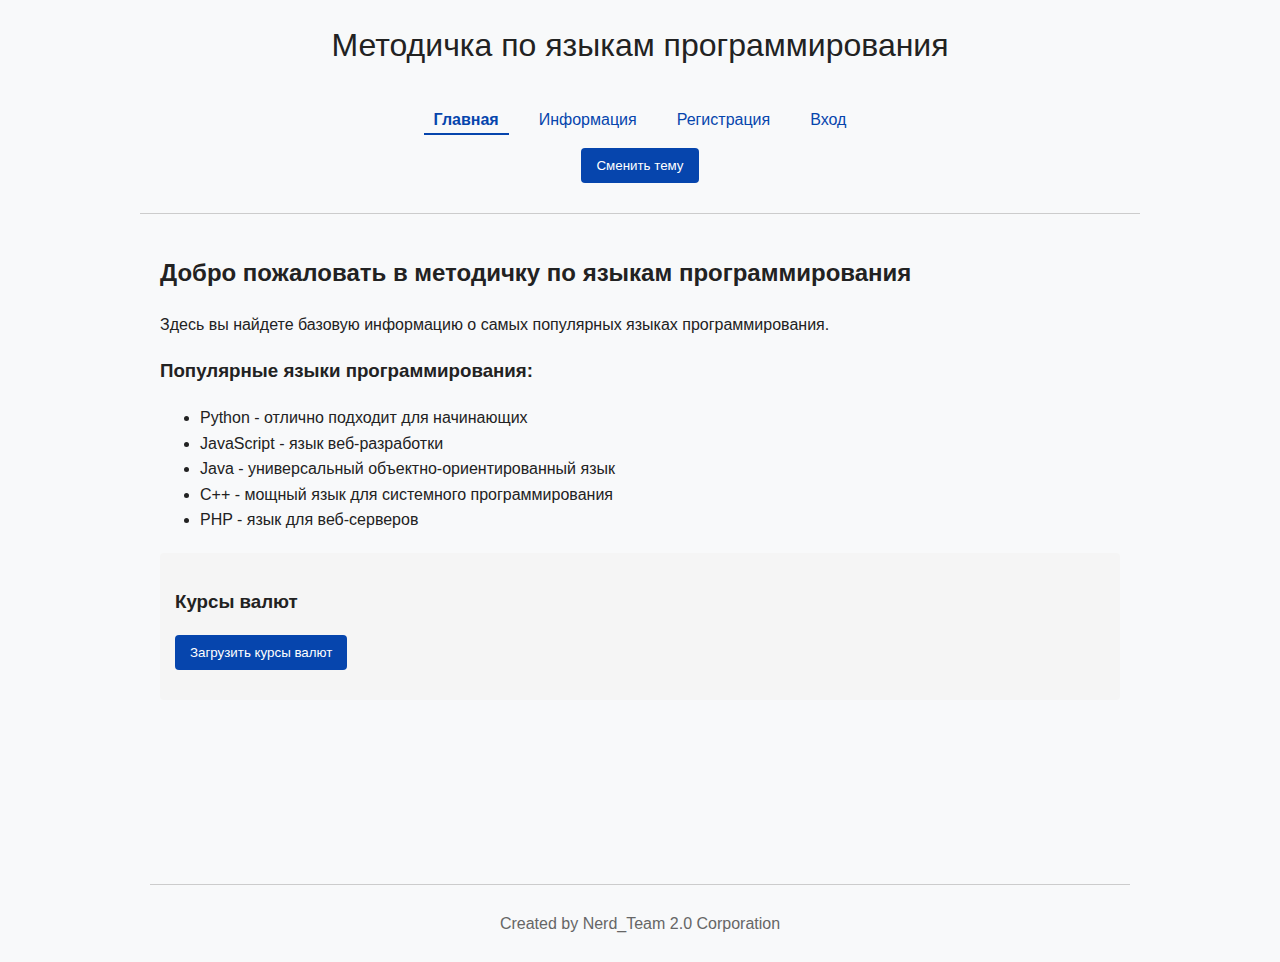
<file: index.html>
<!DOCTYPE html>
<html lang="ru">
  <head>
    <meta charset="UTF-8" />
    <meta name="viewport" content="width=device-width, initial-scale=1.0" />
    <title>Методичка по языкам программирования</title>
    <link rel="stylesheet" href="style.css" />
  </head>
  <body>
    <header>
      <h1>Методичка по языкам программирования</h1>
      <nav>
        <ul>
          <li><a href="index.html" class="active">Главная</a></li>
          <li><a href="info.html">Информация</a></li>
          <li><a href="regist.html">Регистрация</a></li>
          <li><a href="login.html">Вход</a></li>
        </ul>
      </nav>
      <button id="themeToggle">Сменить тему</button>
    </header>

    <main>
      <section>
        <h2>Добро пожаловать в методичку по языкам программирования</h2>
        <p>
          Здесь вы найдете базовую информацию о самых популярных языках
          программирования.
        </p>

        <div id="popularLanguages">
          <h3>Популярные языки программирования:</h3>
          <ul>
            <li>Python - отлично подходит для начинающих</li>
            <li>JavaScript - язык веб-разработки</li>
            <li>Java - универсальный объектно-ориентированный язык</li>
            <li>C++ - мощный язык для системного программирования</li>
            <li>PHP - язык для веб-серверов</li>
          </ul>
        </div>

        <div class="api-container">
          <h3>Курсы валют</h3>
          <button id="loadCurrency">Загрузить курсы валют</button>
          <div id="currencyData"></div>
        </div>
      </section>
    </main>

    <footer>
      <p>Created by Nerd_Team 2.0 Corporation</p>
    </footer>

    <script src="script.js"></script>
  </body>
</html>
</file>
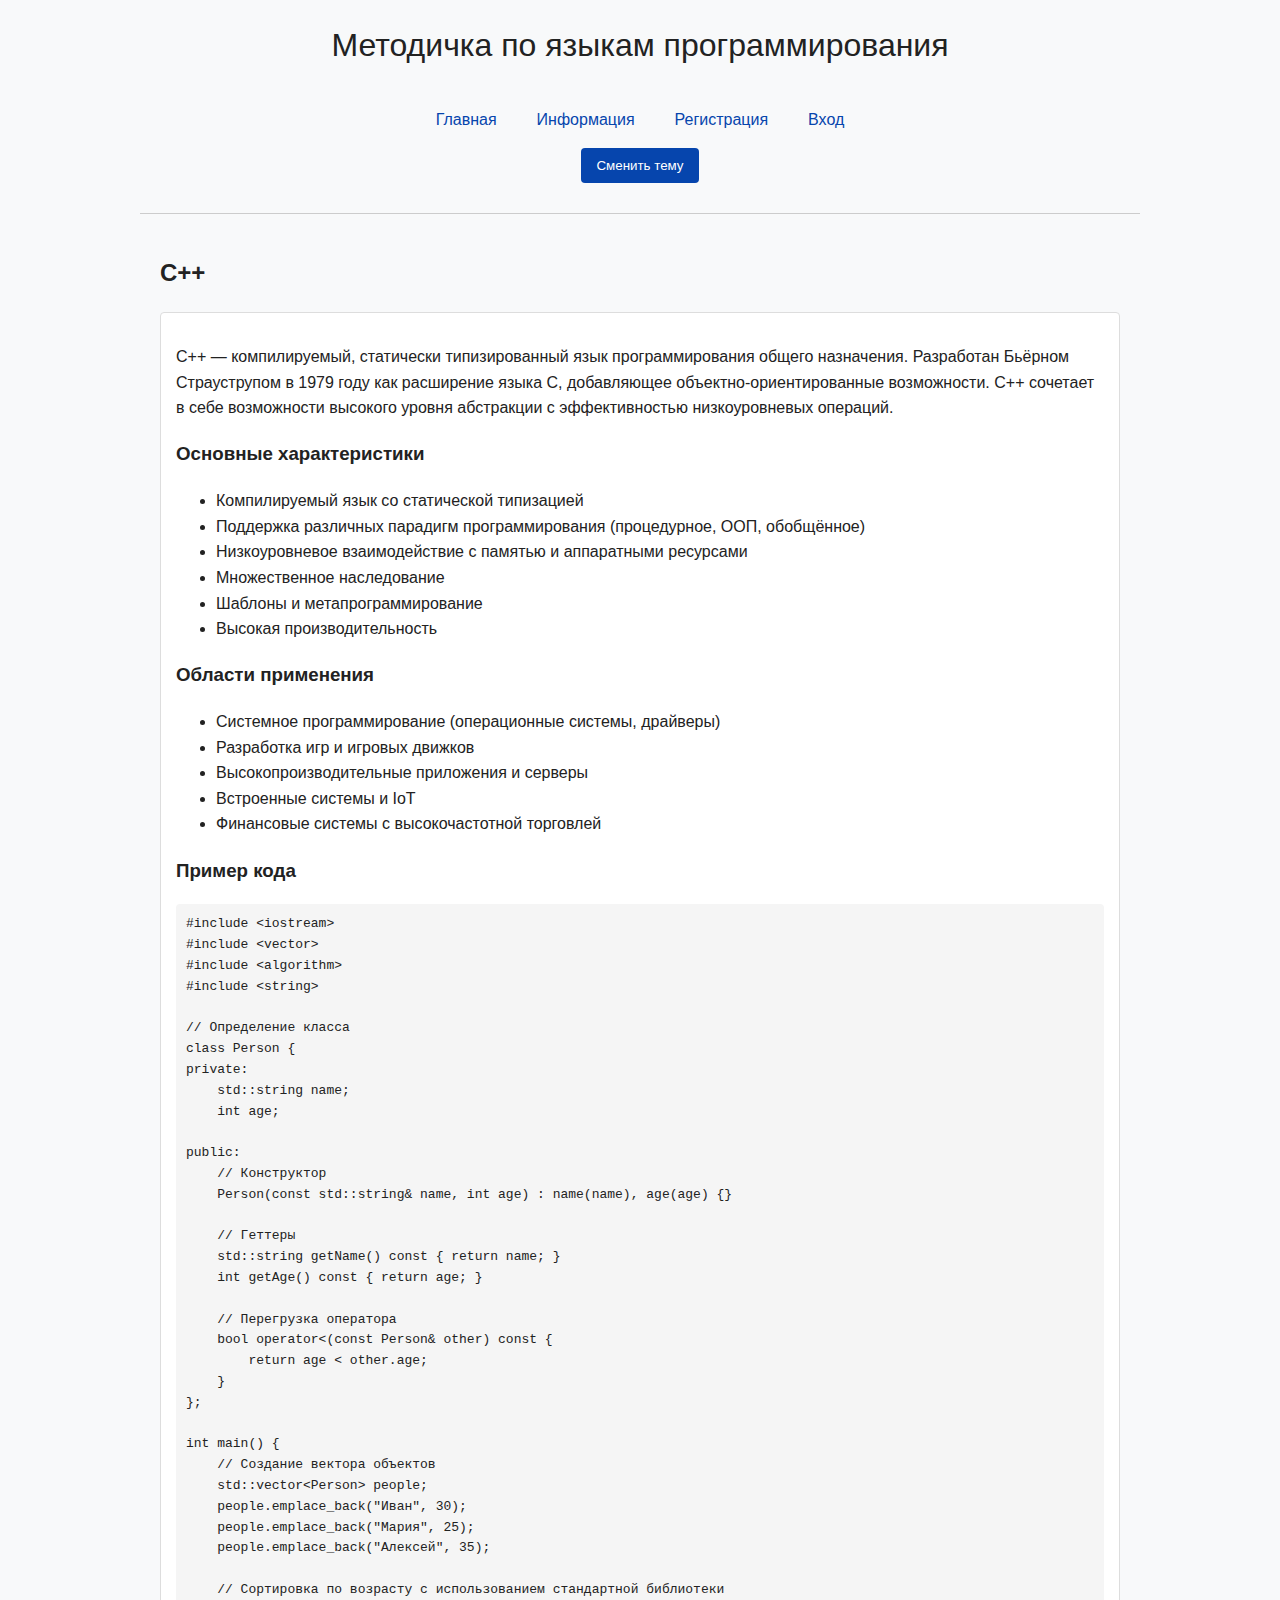
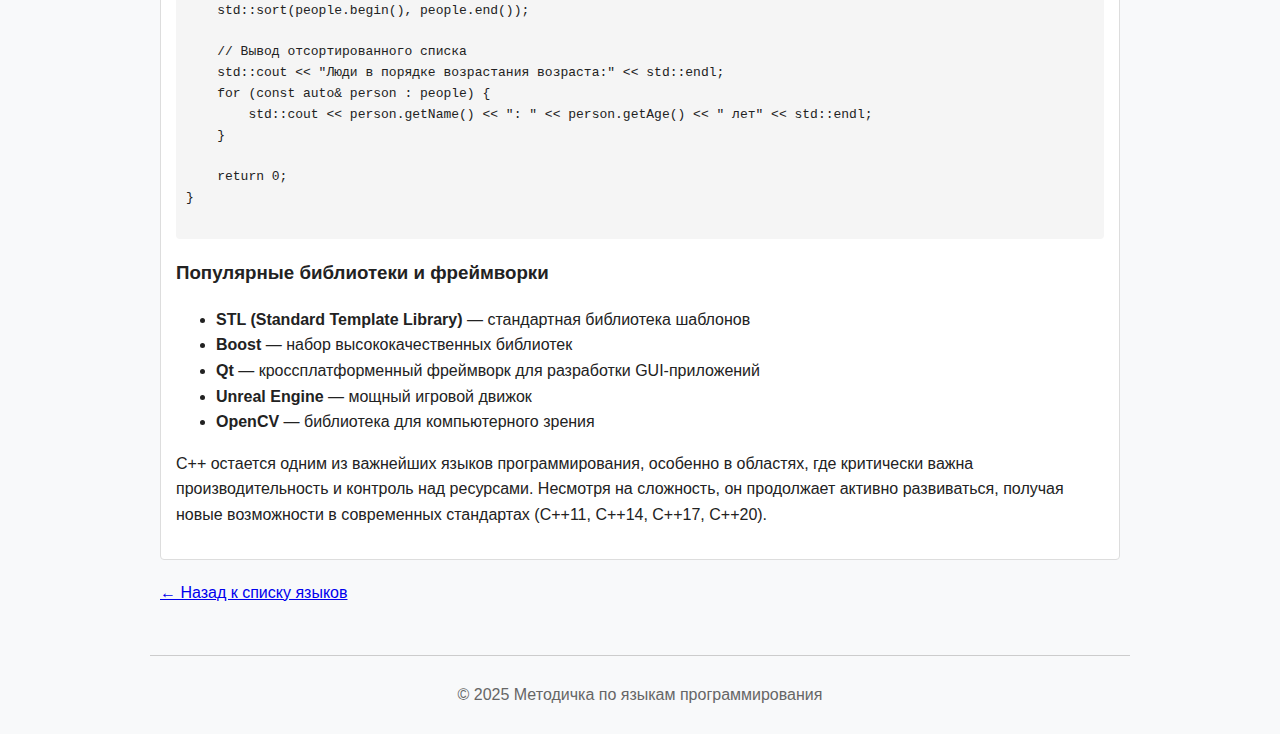
<file: descr_cpp.html>
<!DOCTYPE html>
<html lang="ru">
  <head>
    <meta charset="UTF-8" />
    <meta name="viewport" content="width=device-width, initial-scale=1.0" />
    <title>C++ | Методичка по языкам программирования</title>
    <link rel="stylesheet" href="style.css" />
  </head>
  <body>
    <header>
      <h1>Методичка по языкам программирования</h1>
      <nav>
        <ul>
          <li><a href="index.html">Главная</a></li>
          <li><a href="info.html">Информация</a></li>
          <li><a href="regist.html">Регистрация</a></li>
          <li><a href="login.html">Вход</a></li>
        </ul>
      </nav>
      <button id="themeToggle">Сменить тему</button>
    </header>

    <main>
      <section>
        <h2>C++</h2>
        
        <div class="language-info">
          <div class="info-content">
            <p>
              C++ — компилируемый, статически типизированный язык программирования общего назначения. Разработан Бьёрном Страуструпом в 1979 году как расширение языка C, добавляющее объектно-ориентированные возможности. C++ сочетает в себе возможности высокого уровня абстракции с эффективностью низкоуровневых операций.
            </p>
            
            <h3>Основные характеристики</h3>
            <ul>
              <li>Компилируемый язык со статической типизацией</li>
              <li>Поддержка различных парадигм программирования (процедурное, ООП, обобщённое)</li>
              <li>Низкоуровневое взаимодействие с памятью и аппаратными ресурсами</li>
              <li>Множественное наследование</li>
              <li>Шаблоны и метапрограммирование</li>
              <li>Высокая производительность</li>
            </ul>
            
            <h3>Области применения</h3>
            <ul>
              <li>Системное программирование (операционные системы, драйверы)</li>
              <li>Разработка игр и игровых движков</li>
              <li>Высокопроизводительные приложения и серверы</li>
              <li>Встроенные системы и IoT</li>
              <li>Финансовые системы с высокочастотной торговлей</li>
            </ul>
            
            <h3>Пример кода</h3>
            <pre>
#include &lt;iostream&gt;
#include &lt;vector&gt;
#include &lt;algorithm&gt;
#include &lt;string&gt;

// Определение класса
class Person {
private:
    std::string name;
    int age;
    
public:
    // Конструктор
    Person(const std::string& name, int age) : name(name), age(age) {}
    
    // Геттеры
    std::string getName() const { return name; }
    int getAge() const { return age; }
    
    // Перегрузка оператора
    bool operator<(const Person& other) const {
        return age < other.age;
    }
};

int main() {
    // Создание вектора объектов
    std::vector&lt;Person&gt; people;
    people.emplace_back("Иван", 30);
    people.emplace_back("Мария", 25);
    people.emplace_back("Алексей", 35);
    
    // Сортировка по возрасту с использованием стандартной библиотеки
    std::sort(people.begin(), people.end());
    
    // Вывод отсортированного списка
    std::cout << "Люди в порядке возрастания возраста:" << std::endl;
    for (const auto& person : people) {
        std::cout << person.getName() << ": " << person.getAge() << " лет" << std::endl;
    }
    
    return 0;
}
            </pre>
            
            <h3>Популярные библиотеки и фреймворки</h3>
            <ul>
              <li><strong>STL (Standard Template Library)</strong> — стандартная библиотека шаблонов</li>
              <li><strong>Boost</strong> — набор высококачественных библиотек</li>
              <li><strong>Qt</strong> — кроссплатформенный фреймворк для разработки GUI-приложений</li>
              <li><strong>Unreal Engine</strong> — мощный игровой движок</li>
              <li><strong>OpenCV</strong> — библиотека для компьютерного зрения</li>
            </ul>
            
            <p>
              C++ остается одним из важнейших языков программирования, особенно в областях, где критически важна производительность и контроль над ресурсами. Несмотря на сложность, он продолжает активно развиваться, получая новые возможности в современных стандартах (C++11, C++14, C++17, C++20).
            </p>
          </div>
        </div>
        
        <p><a href="info.html">← Назад к списку языков</a></p>
      </section>
    </main>

    <footer>
      <p>© 2025 Методичка по языкам программирования</p>
    </footer>

    <script src="script.js"></script>
  </body>
</html>
</file>
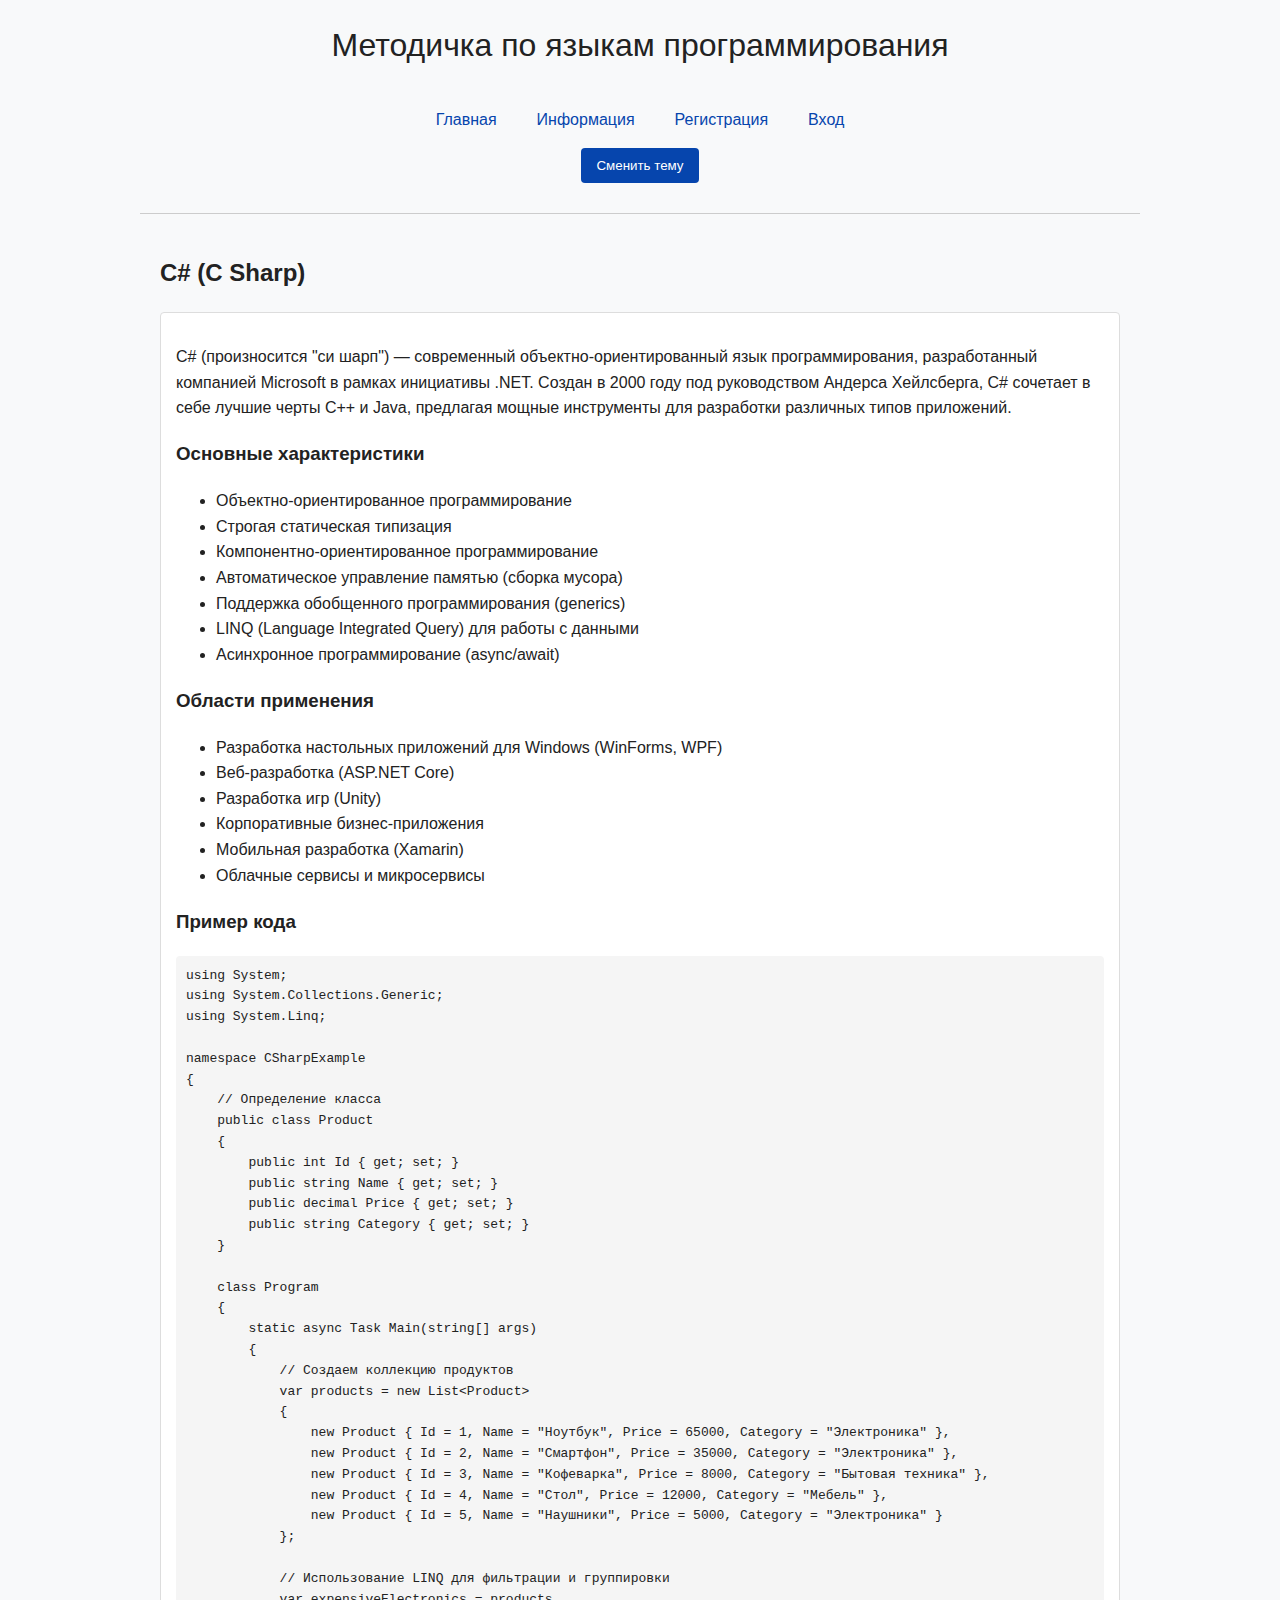
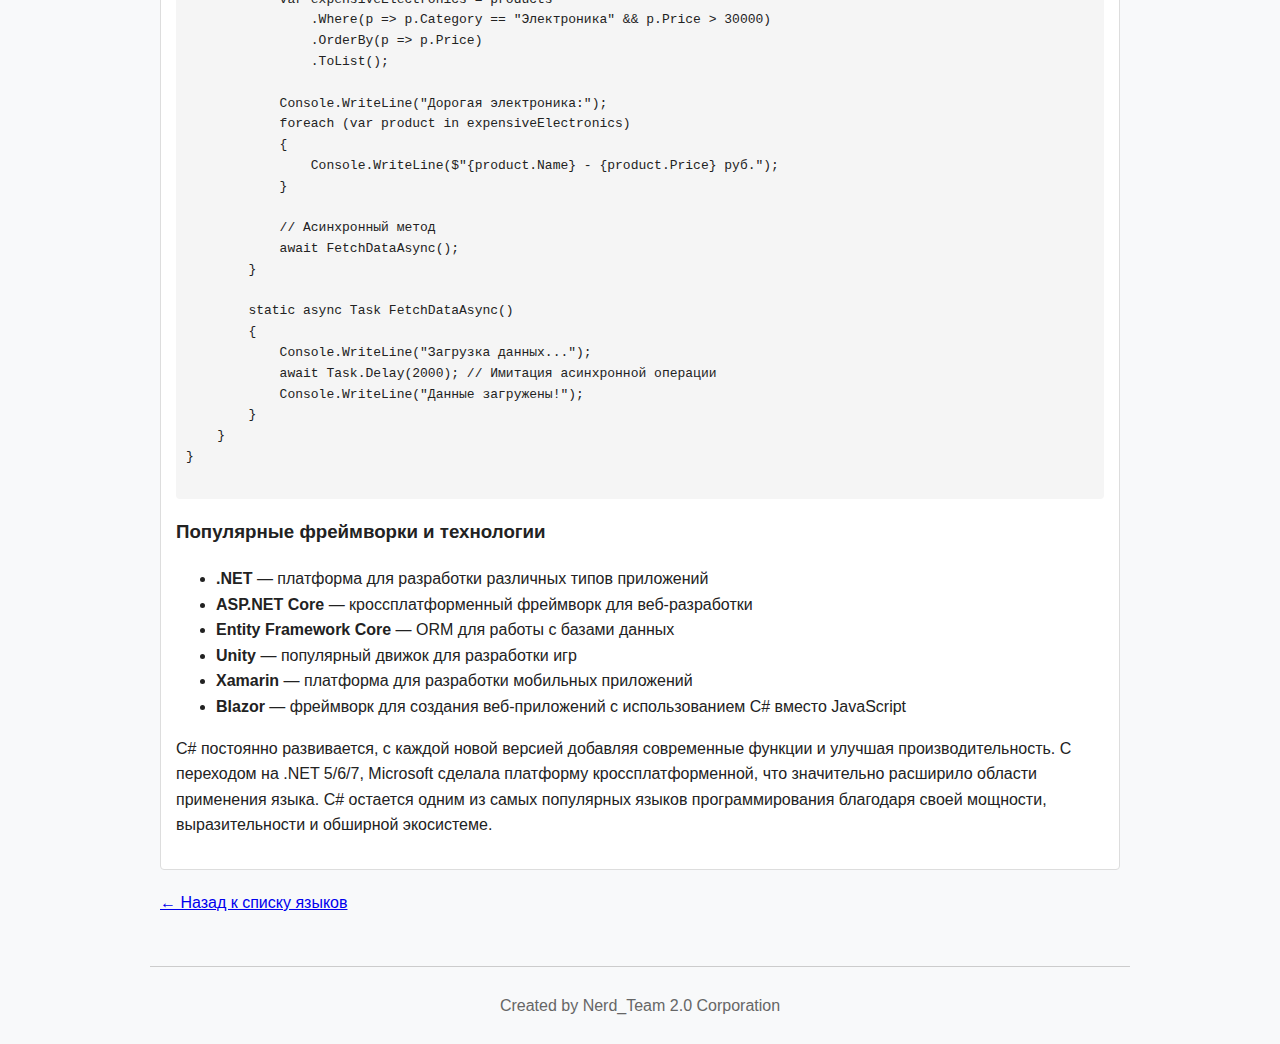
<file: descr_csharp.html>
<!DOCTYPE html>
<html lang="ru">
  <head>
    <meta charset="UTF-8" />
    <meta name="viewport" content="width=device-width, initial-scale=1.0" />
    <title>C# | Методичка по языкам программирования</title>
    <link rel="stylesheet" href="style.css" />
  </head>
  <body>
    <header>
      <h1>Методичка по языкам программирования</h1>
      <nav>
        <ul>
          <li><a href="index.html">Главная</a></li>
          <li><a href="info.html">Информация</a></li>
          <li><a href="regist.html">Регистрация</a></li>
          <li><a href="login.html">Вход</a></li>
        </ul>
      </nav>
      <button id="themeToggle">Сменить тему</button>
    </header>

    <main>
      <section>
        <h2>C# (C Sharp)</h2>

        <div class="language-info">
          <div class="info-content">
            <p>
              C# (произносится "си шарп") — современный объектно-ориентированный
              язык программирования, разработанный компанией Microsoft в рамках
              инициативы .NET. Создан в 2000 году под руководством Андерса
              Хейлсберга, C# сочетает в себе лучшие черты C++ и Java, предлагая
              мощные инструменты для разработки различных типов приложений.
            </p>

            <h3>Основные характеристики</h3>
            <ul>
              <li>Объектно-ориентированное программирование</li>
              <li>Строгая статическая типизация</li>
              <li>Компонентно-ориентированное программирование</li>
              <li>Автоматическое управление памятью (сборка мусора)</li>
              <li>Поддержка обобщенного программирования (generics)</li>
              <li>LINQ (Language Integrated Query) для работы с данными</li>
              <li>Асинхронное программирование (async/await)</li>
            </ul>

            <h3>Области применения</h3>
            <ul>
              <li>
                Разработка настольных приложений для Windows (WinForms, WPF)
              </li>
              <li>Веб-разработка (ASP.NET Core)</li>
              <li>Разработка игр (Unity)</li>
              <li>Корпоративные бизнес-приложения</li>
              <li>Мобильная разработка (Xamarin)</li>
              <li>Облачные сервисы и микросервисы</li>
            </ul>

            <h3>Пример кода</h3>
            <pre>
using System;
using System.Collections.Generic;
using System.Linq;

namespace CSharpExample
{
    // Определение класса
    public class Product
    {
        public int Id { get; set; }
        public string Name { get; set; }
        public decimal Price { get; set; }
        public string Category { get; set; }
    }

    class Program
    {
        static async Task Main(string[] args)
        {
            // Создаем коллекцию продуктов
            var products = new List&lt;Product>
            {
                new Product { Id = 1, Name = "Ноутбук", Price = 65000, Category = "Электроника" },
                new Product { Id = 2, Name = "Смартфон", Price = 35000, Category = "Электроника" },
                new Product { Id = 3, Name = "Кофеварка", Price = 8000, Category = "Бытовая техника" },
                new Product { Id = 4, Name = "Стол", Price = 12000, Category = "Мебель" },
                new Product { Id = 5, Name = "Наушники", Price = 5000, Category = "Электроника" }
            };
            
            // Использование LINQ для фильтрации и группировки
            var expensiveElectronics = products
                .Where(p => p.Category == "Электроника" && p.Price > 30000)
                .OrderBy(p => p.Price)
                .ToList();
                
            Console.WriteLine("Дорогая электроника:");
            foreach (var product in expensiveElectronics)
            {
                Console.WriteLine($"{product.Name} - {product.Price} руб.");
            }
            
            // Асинхронный метод
            await FetchDataAsync();
        }
        
        static async Task FetchDataAsync()
        {
            Console.WriteLine("Загрузка данных...");
            await Task.Delay(2000); // Имитация асинхронной операции
            Console.WriteLine("Данные загружены!");
        }
    }
}
            </pre>

            <h3>Популярные фреймворки и технологии</h3>
            <ul>
              <li>
                <strong>.NET</strong> — платформа для разработки различных типов
                приложений
              </li>
              <li>
                <strong>ASP.NET Core</strong> — кроссплатформенный фреймворк для
                веб-разработки
              </li>
              <li>
                <strong>Entity Framework Core</strong> — ORM для работы с базами
                данных
              </li>
              <li>
                <strong>Unity</strong> — популярный движок для разработки игр
              </li>
              <li>
                <strong>Xamarin</strong> — платформа для разработки мобильных
                приложений
              </li>
              <li>
                <strong>Blazor</strong> — фреймворк для создания веб-приложений
                с использованием C# вместо JavaScript
              </li>
            </ul>

            <p>
              C# постоянно развивается, с каждой новой версией добавляя
              современные функции и улучшая производительность. С переходом на
              .NET 5/6/7, Microsoft сделала платформу кроссплатформенной, что
              значительно расширило области применения языка. C# остается одним
              из самых популярных языков программирования благодаря своей
              мощности, выразительности и обширной экосистеме.
            </p>
          </div>
        </div>

        <p><a href="info.html">← Назад к списку языков</a></p>
      </section>
    </main>

    <footer>
      <p>Created by Nerd_Team 2.0 Corporation</p>
    </footer>

    <script src="script.js"></script>
  </body>
</html>
</file>
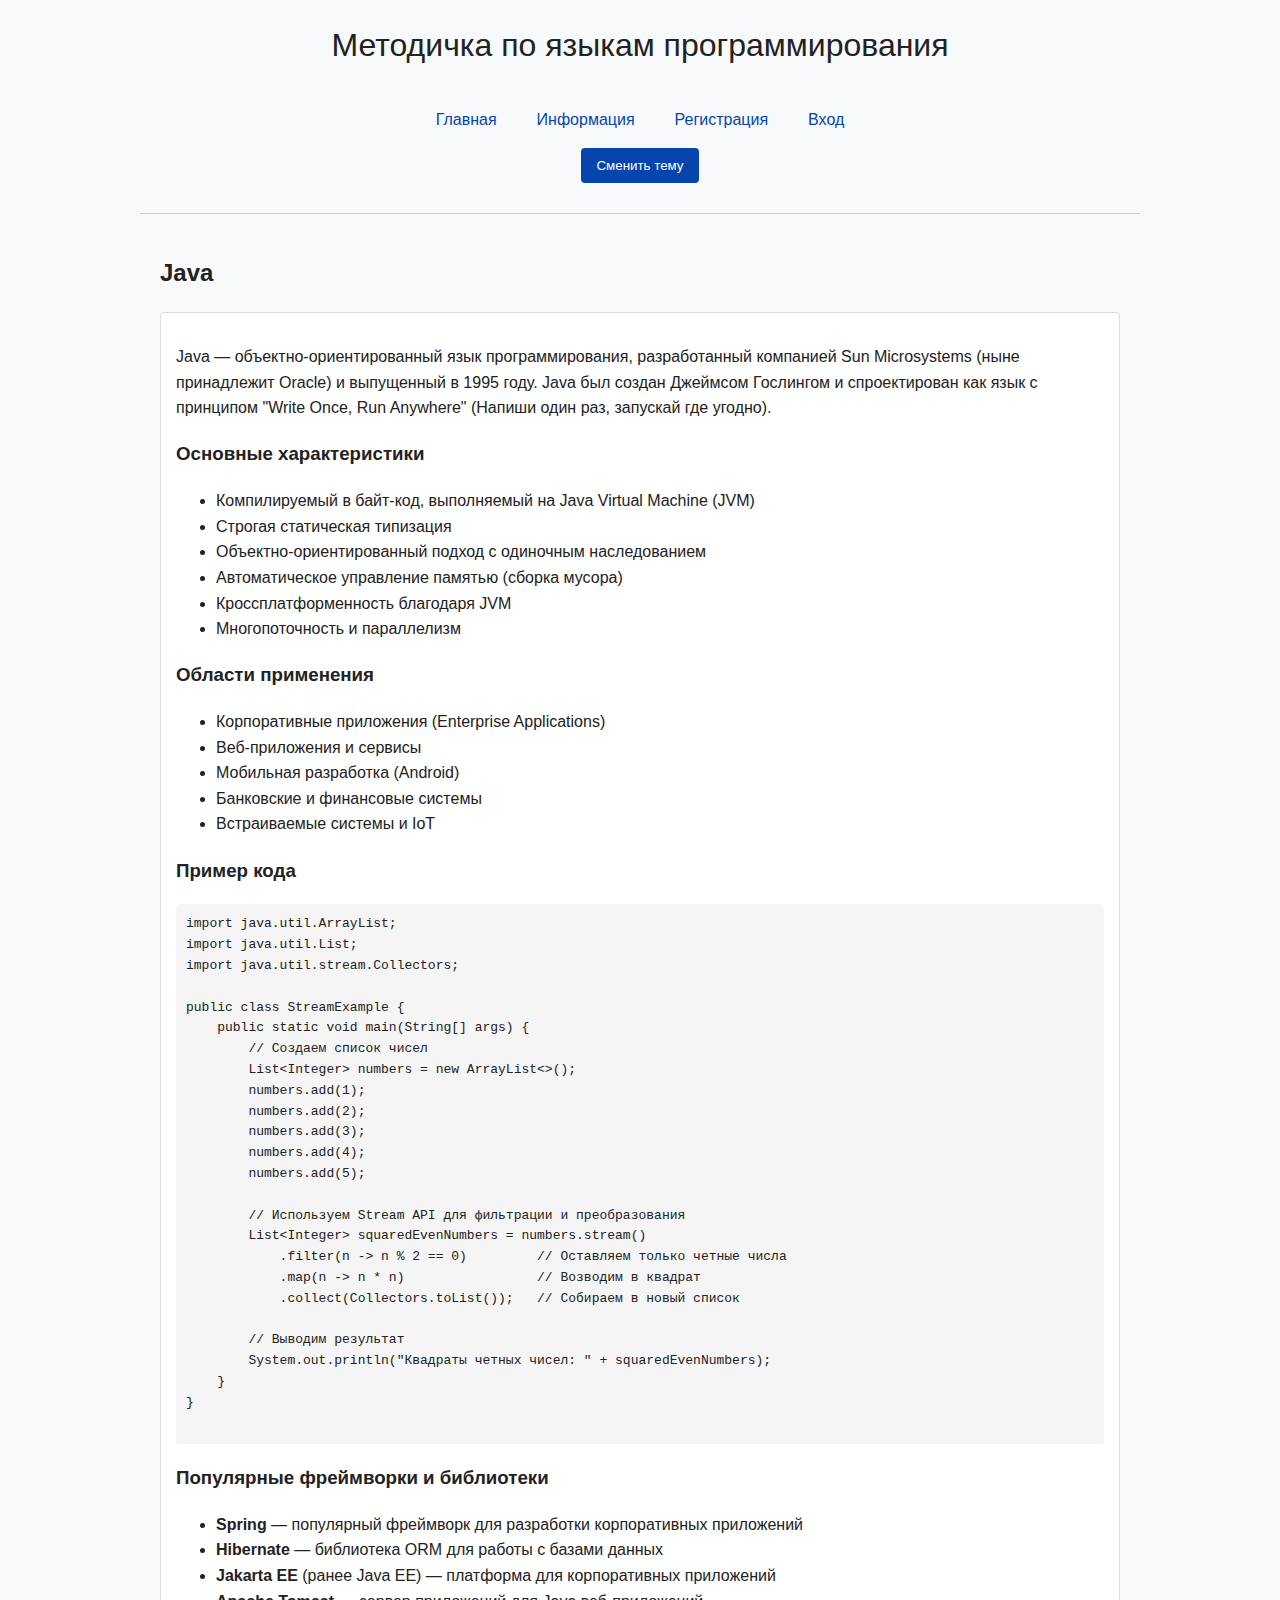
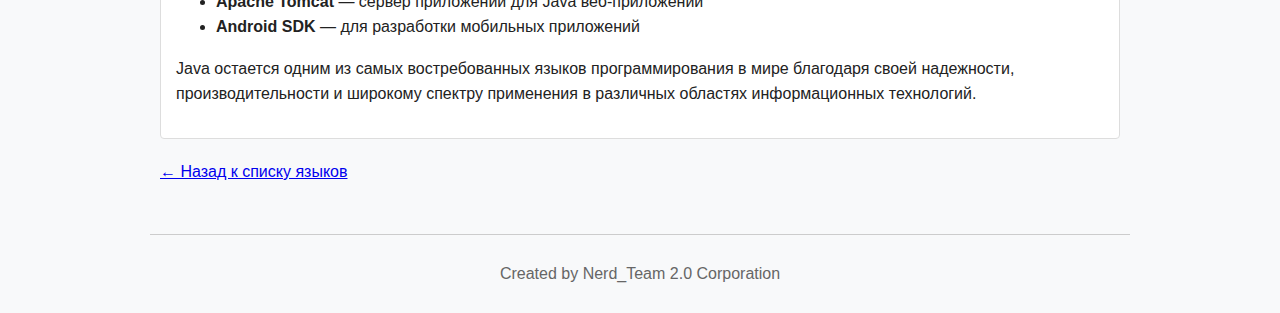
<file: descr_java.html>
<!DOCTYPE html>
<html lang="ru">
  <head>
    <meta charset="UTF-8" />
    <meta name="viewport" content="width=device-width, initial-scale=1.0" />
    <title>Java | Методичка по языкам программирования</title>
    <link rel="stylesheet" href="style.css" />
  </head>
  <body>
    <header>
      <h1>Методичка по языкам программирования</h1>
      <nav>
        <ul>
          <li><a href="index.html">Главная</a></li>
          <li><a href="info.html">Информация</a></li>
          <li><a href="regist.html">Регистрация</a></li>
          <li><a href="login.html">Вход</a></li>
        </ul>
      </nav>
      <button id="themeToggle">Сменить тему</button>
    </header>

    <main>
      <section>
        <h2>Java</h2>

        <div class="language-info">
          <div class="info-content">
            <p>
              Java — объектно-ориентированный язык программирования,
              разработанный компанией Sun Microsystems (ныне принадлежит Oracle)
              и выпущенный в 1995 году. Java был создан Джеймсом Гослингом и
              спроектирован как язык с принципом "Write Once, Run Anywhere"
              (Напиши один раз, запускай где угодно).
            </p>

            <h3>Основные характеристики</h3>
            <ul>
              <li>
                Компилируемый в байт-код, выполняемый на Java Virtual Machine
                (JVM)
              </li>
              <li>Строгая статическая типизация</li>
              <li>Объектно-ориентированный подход с одиночным наследованием</li>
              <li>Автоматическое управление памятью (сборка мусора)</li>
              <li>Кроссплатформенность благодаря JVM</li>
              <li>Многопоточность и параллелизм</li>
            </ul>

            <h3>Области применения</h3>
            <ul>
              <li>Корпоративные приложения (Enterprise Applications)</li>
              <li>Веб-приложения и сервисы</li>
              <li>Мобильная разработка (Android)</li>
              <li>Банковские и финансовые системы</li>
              <li>Встраиваемые системы и IoT</li>
            </ul>

            <h3>Пример кода</h3>
            <pre>
import java.util.ArrayList;
import java.util.List;
import java.util.stream.Collectors;

public class StreamExample {
    public static void main(String[] args) {
        // Создаем список чисел
        List&lt;Integer&gt; numbers = new ArrayList&lt;&gt;();
        numbers.add(1);
        numbers.add(2);
        numbers.add(3);
        numbers.add(4);
        numbers.add(5);
        
        // Используем Stream API для фильтрации и преобразования
        List&lt;Integer&gt; squaredEvenNumbers = numbers.stream()
            .filter(n -> n % 2 == 0)         // Оставляем только четные числа
            .map(n -> n * n)                 // Возводим в квадрат
            .collect(Collectors.toList());   // Собираем в новый список
        
        // Выводим результат
        System.out.println("Квадраты четных чисел: " + squaredEvenNumbers);
    }
}
            </pre>

            <h3>Популярные фреймворки и библиотеки</h3>
            <ul>
              <li>
                <strong>Spring</strong> — популярный фреймворк для разработки
                корпоративных приложений
              </li>
              <li>
                <strong>Hibernate</strong> — библиотека ORM для работы с базами
                данных
              </li>
              <li>
                <strong>Jakarta EE</strong> (ранее Java EE) — платформа для
                корпоративных приложений
              </li>
              <li>
                <strong>Apache Tomcat</strong> — сервер приложений для Java
                веб-приложений
              </li>
              <li>
                <strong>Android SDK</strong> — для разработки мобильных
                приложений
              </li>
            </ul>

            <p>
              Java остается одним из самых востребованных языков
              программирования в мире благодаря своей надежности,
              производительности и широкому спектру применения в различных
              областях информационных технологий.
            </p>
          </div>
        </div>

        <p><a href="info.html">← Назад к списку языков</a></p>
      </section>
    </main>

    <footer>
      <p>Created by Nerd_Team 2.0 Corporation</p>
    </footer>

    <script src="script.js"></script>
  </body>
</html>
</file>
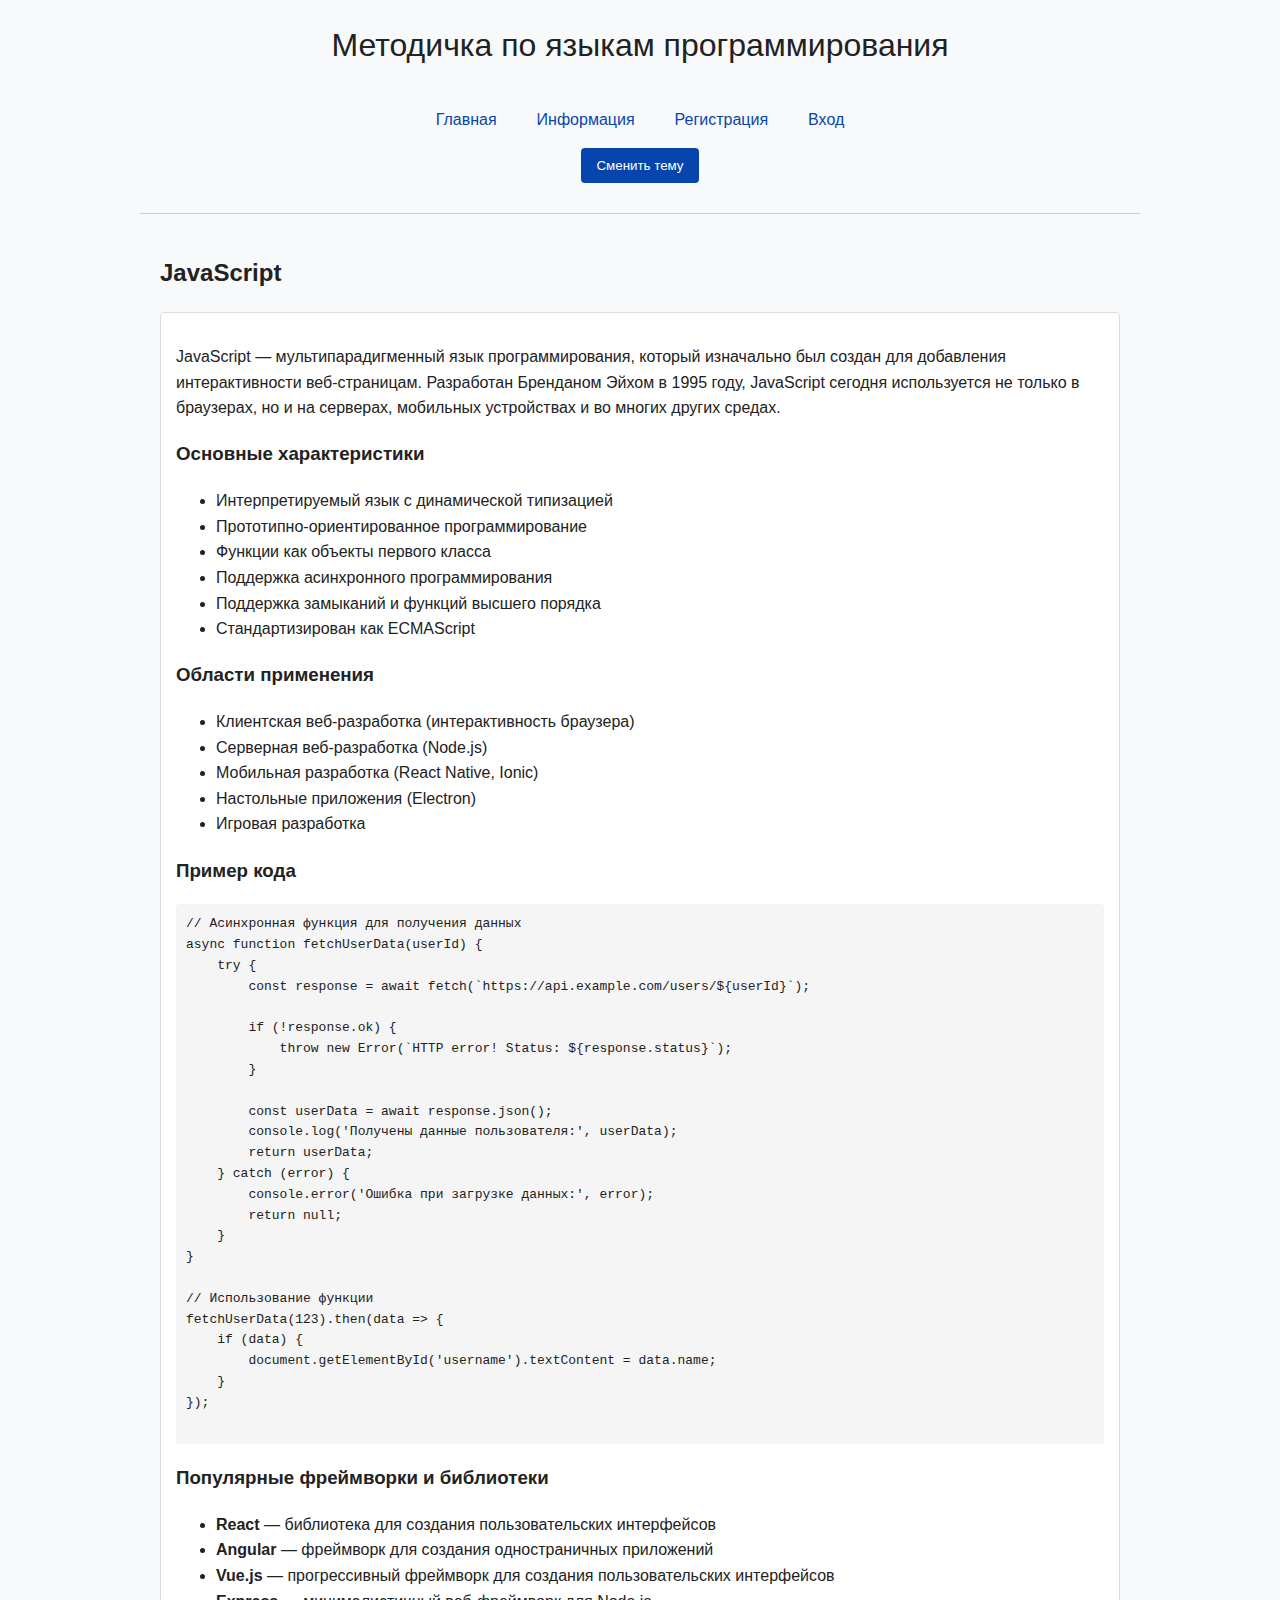
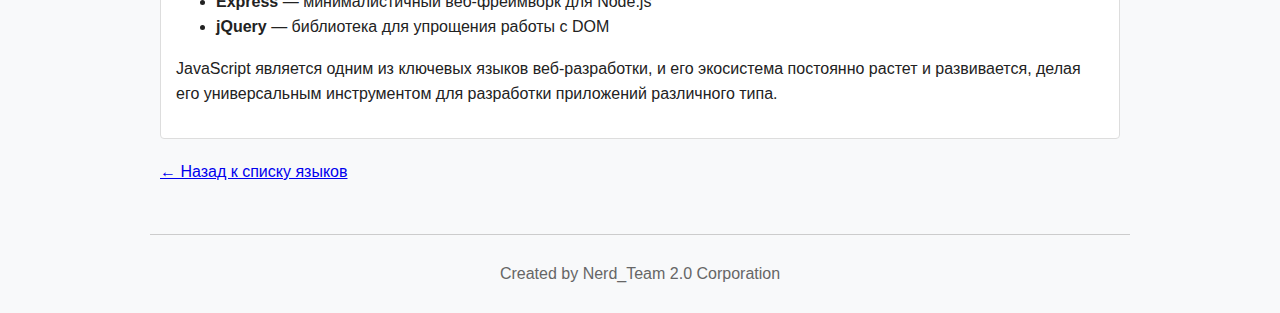
<file: descr_js.html>
<!DOCTYPE html>
<html lang="ru">
  <head>
    <meta charset="UTF-8" />
    <meta name="viewport" content="width=device-width, initial-scale=1.0" />
    <title>JavaScript | Методичка по языкам программирования</title>
    <link rel="stylesheet" href="style.css" />
  </head>
  <body>
    <header>
      <h1>Методичка по языкам программирования</h1>
      <nav>
        <ul>
          <li><a href="index.html">Главная</a></li>
          <li><a href="info.html">Информация</a></li>
          <li><a href="regist.html">Регистрация</a></li>
          <li><a href="login.html">Вход</a></li>
        </ul>
      </nav>
      <button id="themeToggle">Сменить тему</button>
    </header>

    <main>
      <section>
        <h2>JavaScript</h2>

        <div class="language-info">
          <div class="info-content">
            <p>
              JavaScript — мультипарадигменный язык программирования, который
              изначально был создан для добавления интерактивности
              веб-страницам. Разработан Бренданом Эйхом в 1995 году, JavaScript
              сегодня используется не только в браузерах, но и на серверах,
              мобильных устройствах и во многих других средах.
            </p>

            <h3>Основные характеристики</h3>
            <ul>
              <li>Интерпретируемый язык с динамической типизацией</li>
              <li>Прототипно-ориентированное программирование</li>
              <li>Функции как объекты первого класса</li>
              <li>Поддержка асинхронного программирования</li>
              <li>Поддержка замыканий и функций высшего порядка</li>
              <li>Стандартизирован как ECMAScript</li>
            </ul>

            <h3>Области применения</h3>
            <ul>
              <li>Клиентская веб-разработка (интерактивность браузера)</li>
              <li>Серверная веб-разработка (Node.js)</li>
              <li>Мобильная разработка (React Native, Ionic)</li>
              <li>Настольные приложения (Electron)</li>
              <li>Игровая разработка</li>
            </ul>

            <h3>Пример кода</h3>
            <pre>
// Асинхронная функция для получения данных
async function fetchUserData(userId) {
    try {
        const response = await fetch(`https://api.example.com/users/${userId}`);
        
        if (!response.ok) {
            throw new Error(`HTTP error! Status: ${response.status}`);
        }
        
        const userData = await response.json();
        console.log('Получены данные пользователя:', userData);
        return userData;
    } catch (error) {
        console.error('Ошибка при загрузке данных:', error);
        return null;
    }
}

// Использование функции
fetchUserData(123).then(data => {
    if (data) {
        document.getElementById('username').textContent = data.name;
    }
});
            </pre>

            <h3>Популярные фреймворки и библиотеки</h3>
            <ul>
              <li>
                <strong>React</strong> — библиотека для создания
                пользовательских интерфейсов
              </li>
              <li>
                <strong>Angular</strong> — фреймворк для создания одностраничных
                приложений
              </li>
              <li>
                <strong>Vue.js</strong> — прогрессивный фреймворк для создания
                пользовательских интерфейсов
              </li>
              <li>
                <strong>Express</strong> — минималистичный веб-фреймворк для
                Node.js
              </li>
              <li>
                <strong>jQuery</strong> — библиотека для упрощения работы с DOM
              </li>
            </ul>

            <p>
              JavaScript является одним из ключевых языков веб-разработки, и его
              экосистема постоянно растет и развивается, делая его универсальным
              инструментом для разработки приложений различного типа.
            </p>
          </div>
        </div>

        <p><a href="info.html">← Назад к списку языков</a></p>
      </section>
    </main>

    <footer>
      <p>Created by Nerd_Team 2.0 Corporation</p>
    </footer>

    <script src="script.js"></script>
  </body>
</html>
</file>
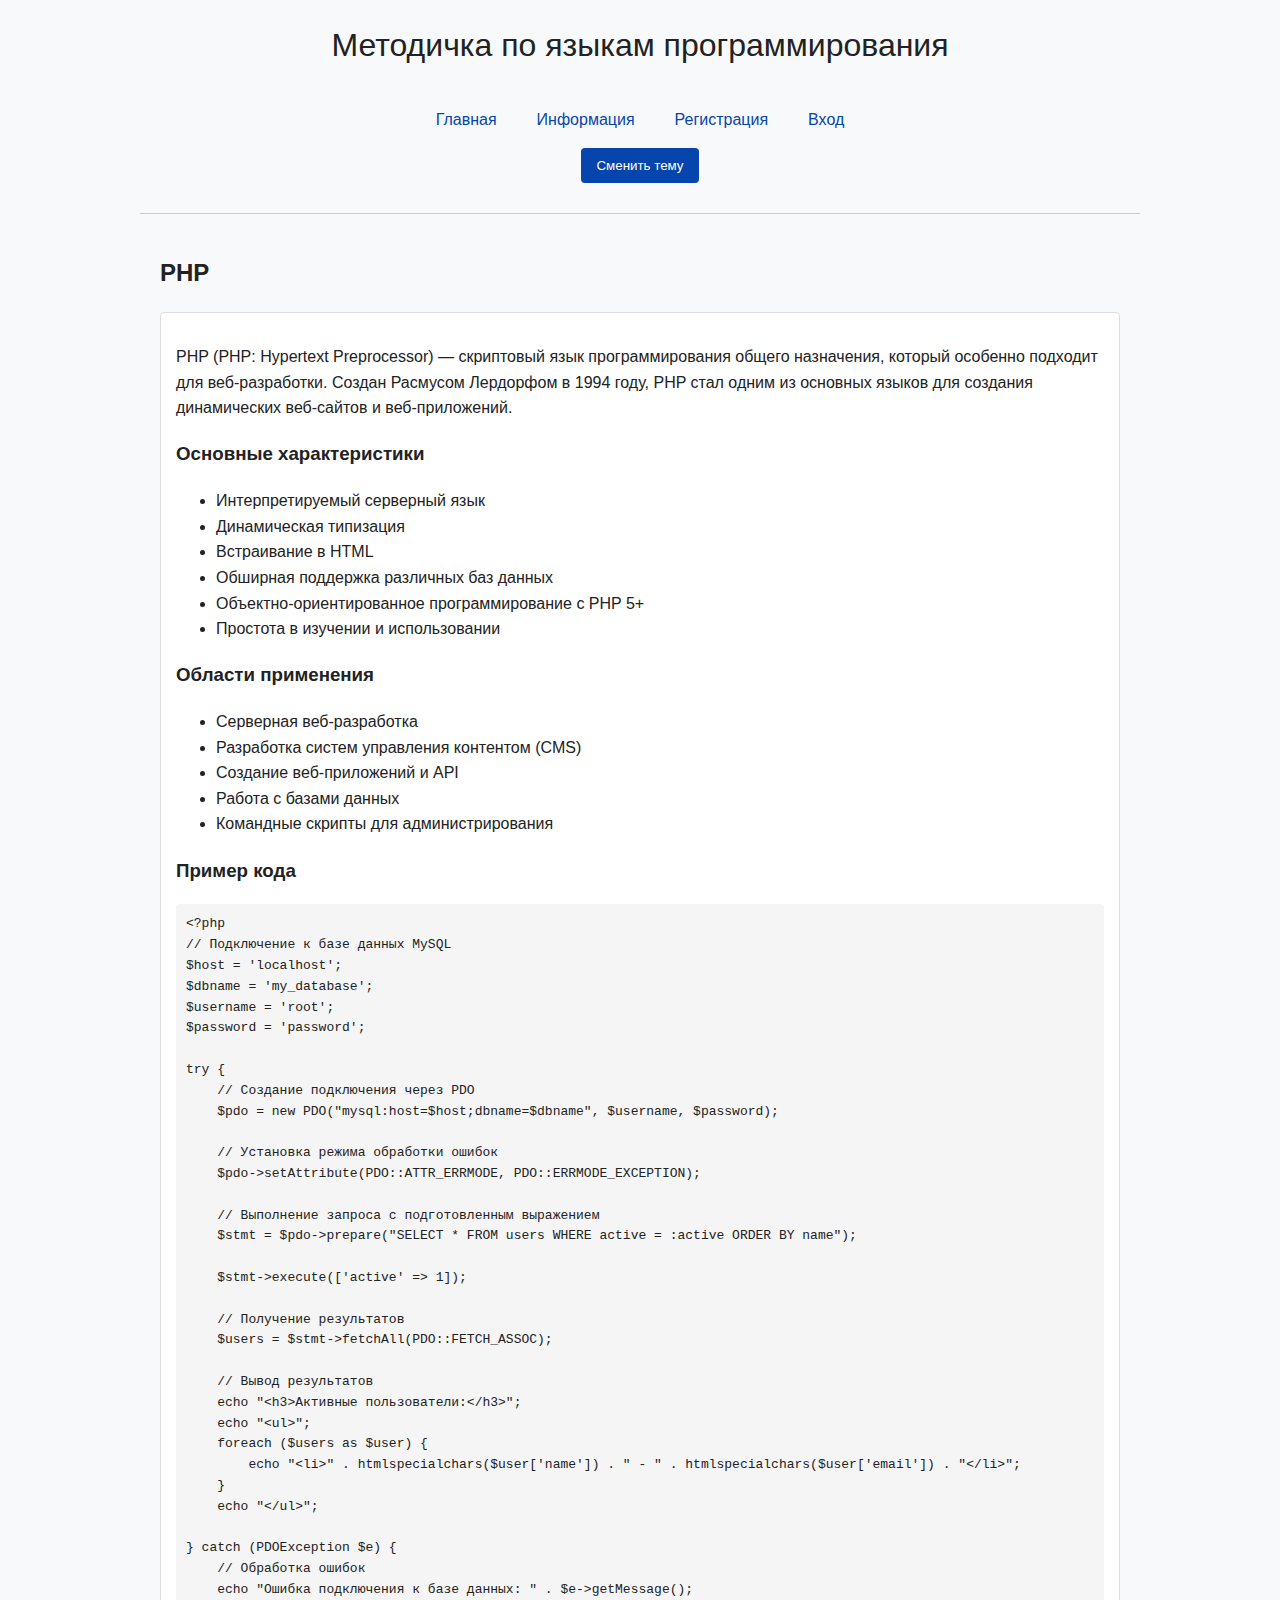
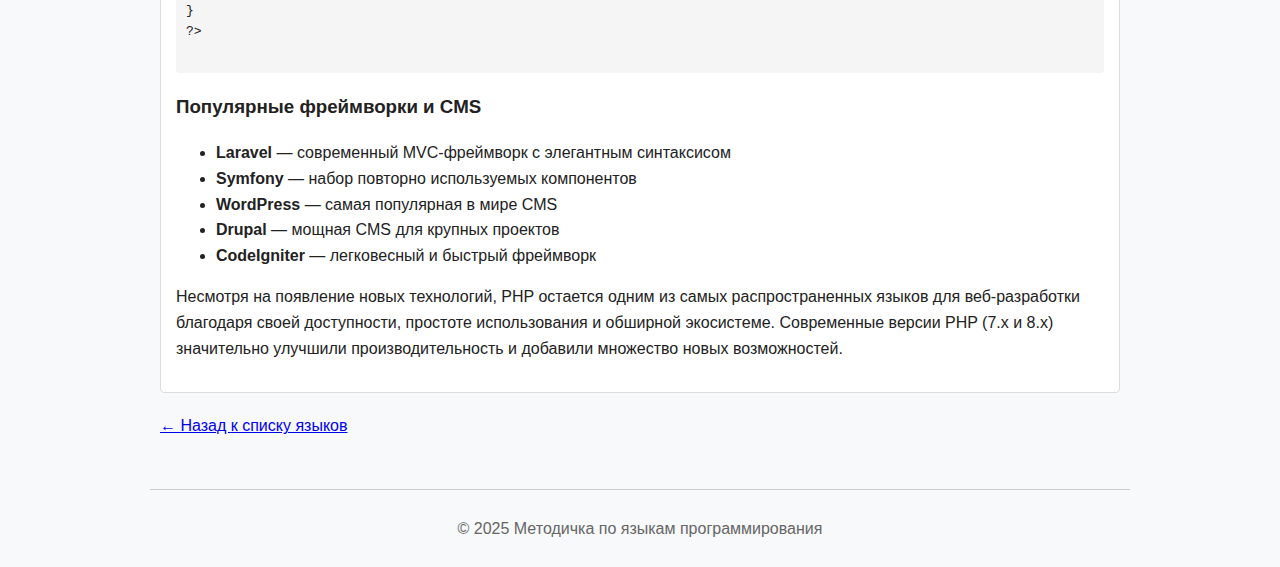
<file: descr_php.html>
<!DOCTYPE html>
<html lang="ru">
  <head>
    <meta charset="UTF-8" />
    <meta name="viewport" content="width=device-width, initial-scale=1.0" />
    <title>PHP | Методичка по языкам программирования</title>
    <link rel="stylesheet" href="style.css" />
  </head>
  <body>
    <header>
      <h1>Методичка по языкам программирования</h1>
      <nav>
        <ul>
          <li><a href="index.html">Главная</a></li>
          <li><a href="info.html">Информация</a></li>
          <li><a href="regist.html">Регистрация</a></li>
          <li><a href="login.html">Вход</a></li>
        </ul>
      </nav>
      <button id="themeToggle">Сменить тему</button>
    </header>

    <main>
      <section>
        <h2>PHP</h2>
        
        <div class="language-info">
          <div class="info-content">
            <p>
              PHP (PHP: Hypertext Preprocessor) — скриптовый язык программирования общего назначения, который особенно подходит для веб-разработки. Создан Расмусом Лердорфом в 1994 году, PHP стал одним из основных языков для создания динамических веб-сайтов и веб-приложений.
            </p>
            
            <h3>Основные характеристики</h3>
            <ul>
              <li>Интерпретируемый серверный язык</li>
              <li>Динамическая типизация</li>
              <li>Встраивание в HTML</li>
              <li>Обширная поддержка различных баз данных</li>
              <li>Объектно-ориентированное программирование с PHP 5+</li>
              <li>Простота в изучении и использовании</li>
            </ul>
            
            <h3>Области применения</h3>
            <ul>
              <li>Серверная веб-разработка</li>
              <li>Разработка систем управления контентом (CMS)</li>
              <li>Создание веб-приложений и API</li>
              <li>Работа с базами данных</li>
              <li>Командные скрипты для администрирования</li>
            </ul>
            
            <h3>Пример кода</h3>
            <pre>
&lt;?php
// Подключение к базе данных MySQL
$host = 'localhost';
$dbname = 'my_database';
$username = 'root';
$password = 'password';

try {
    // Создание подключения через PDO
    $pdo = new PDO("mysql:host=$host;dbname=$dbname", $username, $password);
    
    // Установка режима обработки ошибок
    $pdo->setAttribute(PDO::ATTR_ERRMODE, PDO::ERRMODE_EXCEPTION);
    
    // Выполнение запроса с подготовленным выражением
    $stmt = $pdo->prepare("SELECT * FROM users WHERE active = :active ORDER BY name");
    
    $stmt->execute(['active' => 1]);
    
    // Получение результатов
    $users = $stmt->fetchAll(PDO::FETCH_ASSOC);
    
    // Вывод результатов
    echo "&lt;h3>Активные пользователи:&lt;/h3>";
    echo "&lt;ul>";
    foreach ($users as $user) {
        echo "&lt;li>" . htmlspecialchars($user['name']) . " - " . htmlspecialchars($user['email']) . "&lt;/li>";
    }
    echo "&lt;/ul>";
    
} catch (PDOException $e) {
    // Обработка ошибок
    echo "Ошибка подключения к базе данных: " . $e->getMessage();
}
?&gt;
            </pre>
            
            <h3>Популярные фреймворки и CMS</h3>
            <ul>
              <li><strong>Laravel</strong> — современный MVC-фреймворк с элегантным синтаксисом</li>
              <li><strong>Symfony</strong> — набор повторно используемых компонентов</li>
              <li><strong>WordPress</strong> — самая популярная в мире CMS</li>
              <li><strong>Drupal</strong> — мощная CMS для крупных проектов</li>
              <li><strong>CodeIgniter</strong> — легковесный и быстрый фреймворк</li>
            </ul>
            
            <p>
              Несмотря на появление новых технологий, PHP остается одним из самых распространенных языков для веб-разработки благодаря своей доступности, простоте использования и обширной экосистеме. Современные версии PHP (7.x и 8.x) значительно улучшили производительность и добавили множество новых возможностей.
            </p>
          </div>
        </div>
        
        <p><a href="info.html">← Назад к списку языков</a></p>
      </section>
    </main>

    <footer>
      <p>© 2025 Методичка по языкам программирования</p>
    </footer>

    <script src="script.js"></script>
  </body>
</html>
</file>
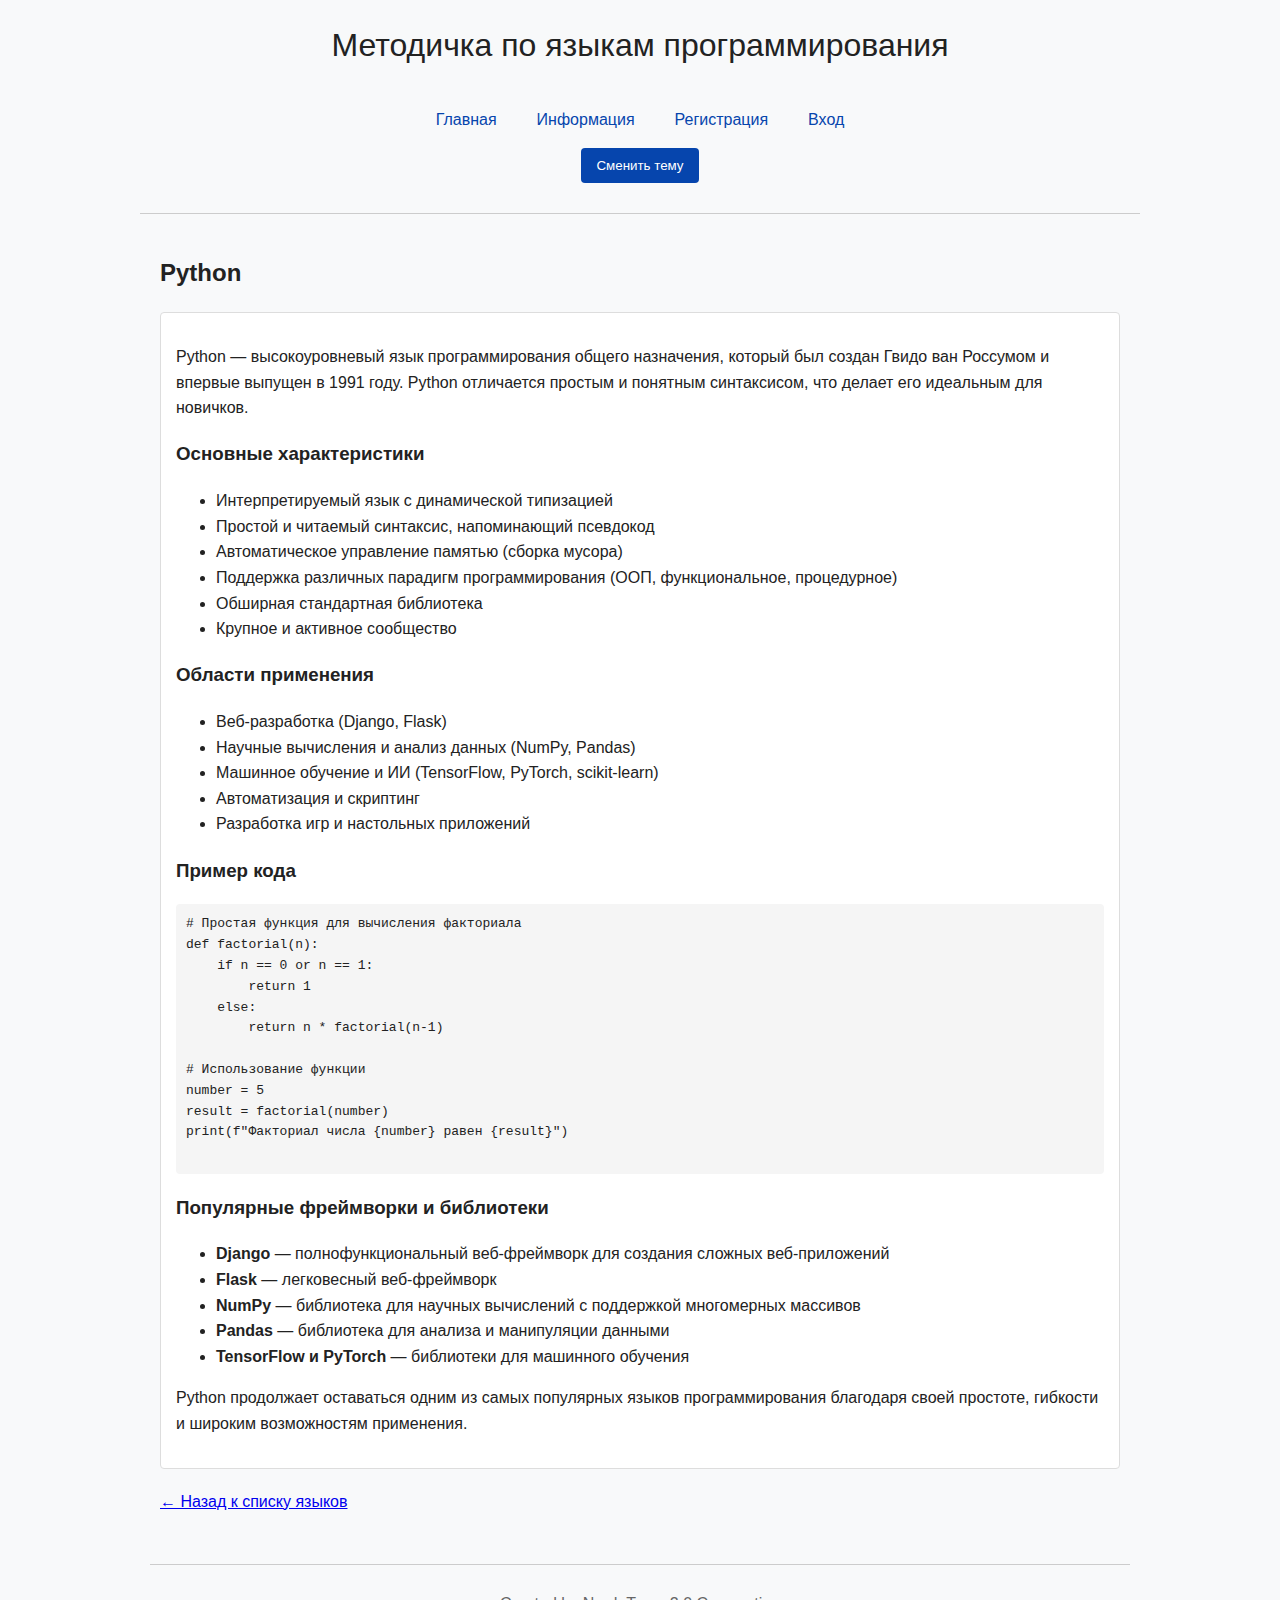
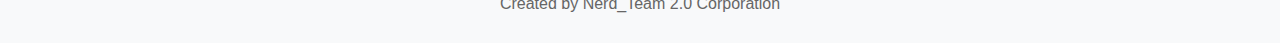
<file: descr_python.html>
<!DOCTYPE html>
<html lang="ru">
  <head>
    <meta charset="UTF-8" />
    <meta name="viewport" content="width=device-width, initial-scale=1.0" />
    <title>Python | Методичка по языкам программирования</title>
    <link rel="stylesheet" href="style.css" />
  </head>
  <body>
    <header>
      <h1>Методичка по языкам программирования</h1>
      <nav>
        <ul>
          <li><a href="index.html">Главная</a></li>
          <li><a href="info.html">Информация</a></li>
          <li><a href="regist.html">Регистрация</a></li>
          <li><a href="login.html">Вход</a></li>
        </ul>
      </nav>
      <button id="themeToggle">Сменить тему</button>
    </header>

    <main>
      <section>
        <h2>Python</h2>

        <div class="language-info">
          <div class="info-content">
            <p>
              Python — высокоуровневый язык программирования общего назначения,
              который был создан Гвидо ван Россумом и впервые выпущен в 1991
              году. Python отличается простым и понятным синтаксисом, что делает
              его идеальным для новичков.
            </p>

            <h3>Основные характеристики</h3>
            <ul>
              <li>Интерпретируемый язык с динамической типизацией</li>
              <li>Простой и читаемый синтаксис, напоминающий псевдокод</li>
              <li>Автоматическое управление памятью (сборка мусора)</li>
              <li>
                Поддержка различных парадигм программирования (ООП,
                функциональное, процедурное)
              </li>
              <li>Обширная стандартная библиотека</li>
              <li>Крупное и активное сообщество</li>
            </ul>

            <h3>Области применения</h3>
            <ul>
              <li>Веб-разработка (Django, Flask)</li>
              <li>Научные вычисления и анализ данных (NumPy, Pandas)</li>
              <li>
                Машинное обучение и ИИ (TensorFlow, PyTorch, scikit-learn)
              </li>
              <li>Автоматизация и скриптинг</li>
              <li>Разработка игр и настольных приложений</li>
            </ul>

            <h3>Пример кода</h3>
            <pre>
# Простая функция для вычисления факториала
def factorial(n):
    if n == 0 or n == 1:
        return 1
    else:
        return n * factorial(n-1)

# Использование функции
number = 5
result = factorial(number)
print(f"Факториал числа {number} равен {result}")
            </pre>

            <h3>Популярные фреймворки и библиотеки</h3>
            <ul>
              <li>
                <strong>Django</strong> — полнофункциональный веб-фреймворк для
                создания сложных веб-приложений
              </li>
              <li><strong>Flask</strong> — легковесный веб-фреймворк</li>
              <li>
                <strong>NumPy</strong> — библиотека для научных вычислений с
                поддержкой многомерных массивов
              </li>
              <li>
                <strong>Pandas</strong> — библиотека для анализа и манипуляции
                данными
              </li>
              <li>
                <strong>TensorFlow и PyTorch</strong> — библиотеки для машинного
                обучения
              </li>
            </ul>

            <p>
              Python продолжает оставаться одним из самых популярных языков
              программирования благодаря своей простоте, гибкости и широким
              возможностям применения.
            </p>
          </div>
        </div>

        <p><a href="info.html">← Назад к списку языков</a></p>
      </section>
    </main>

    <footer>
      <p>Created by Nerd_Team 2.0 Corporation</p>
    </footer>

    <script src="script.js"></script>
  </body>
</html>
</file>
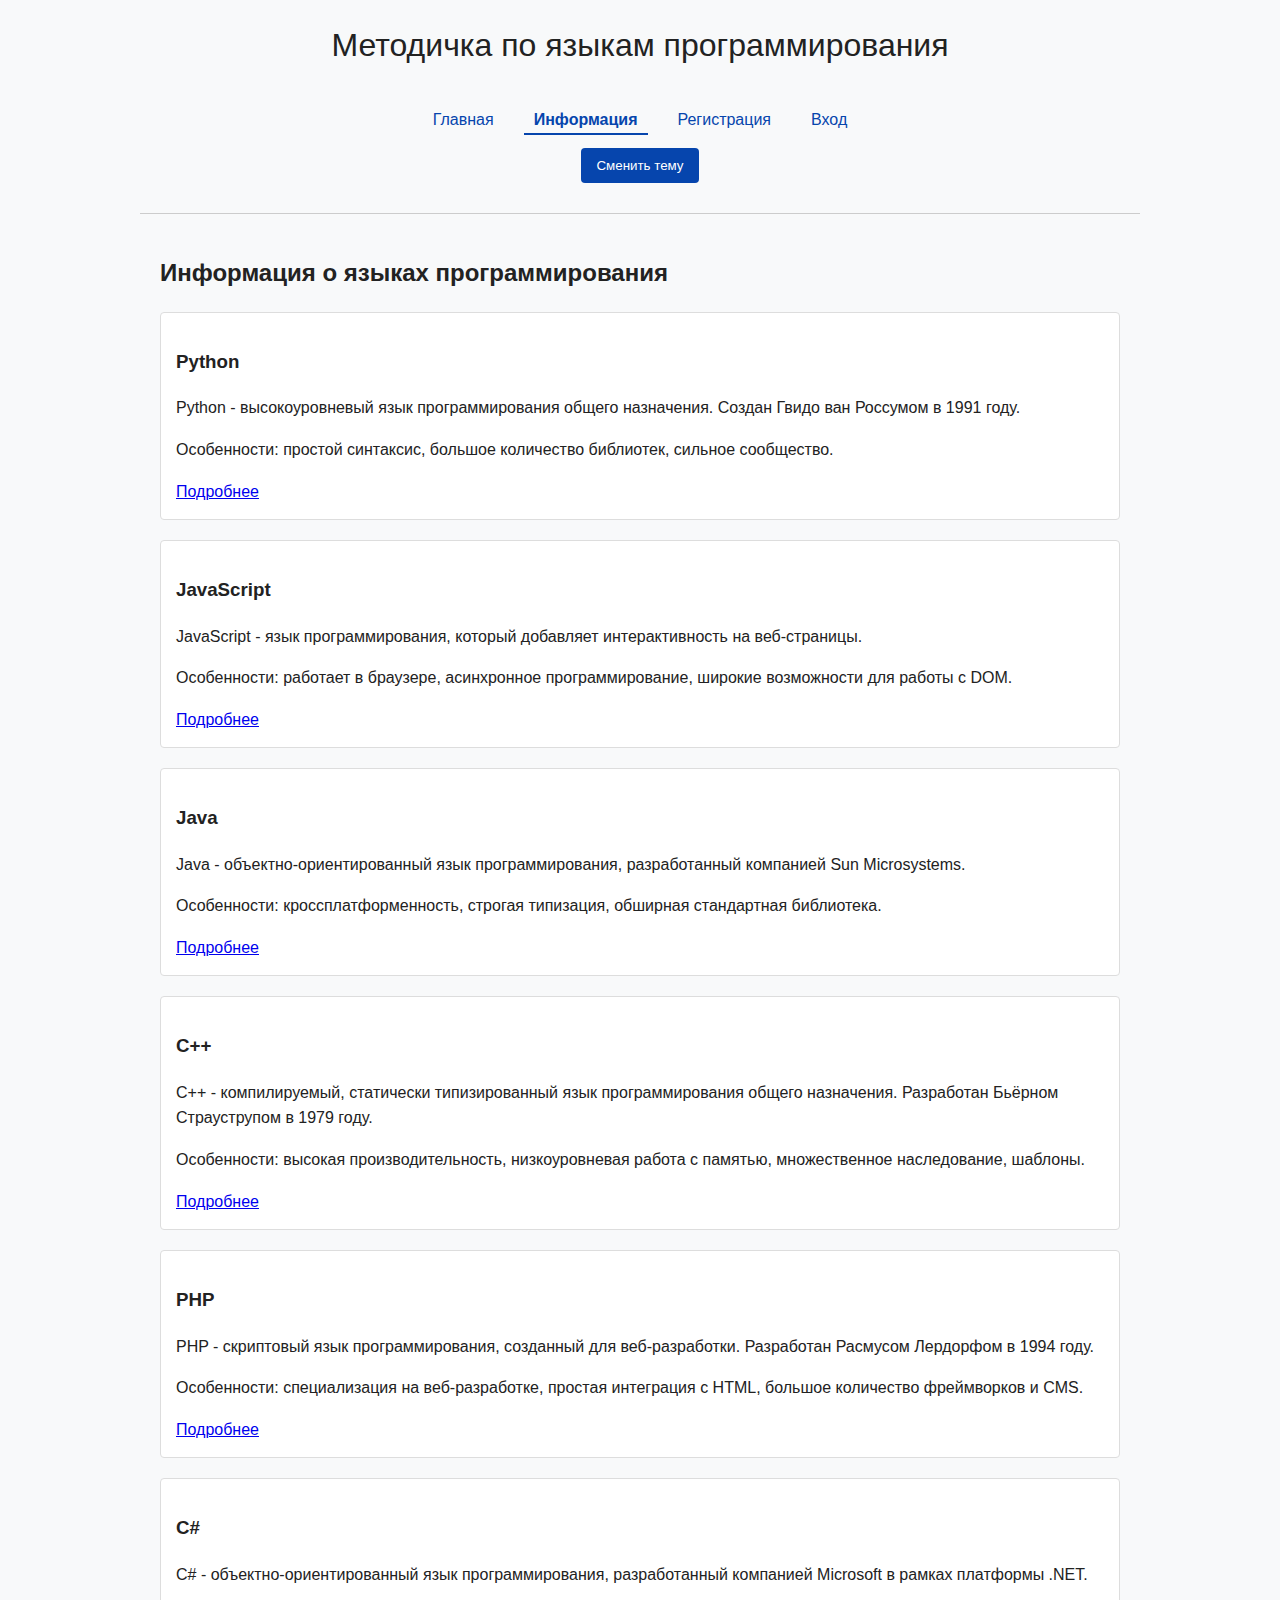
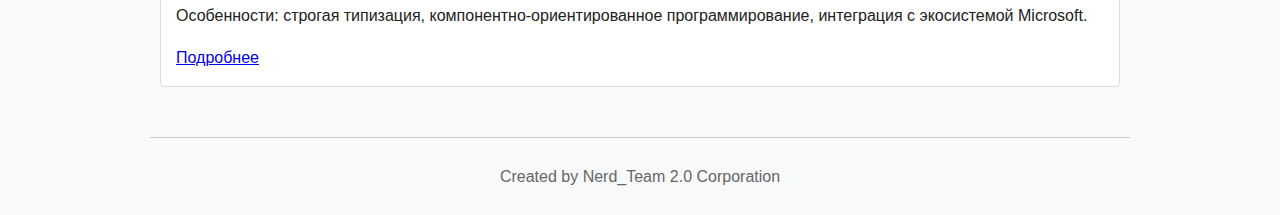
<file: info.html>
<!DOCTYPE html>
<html lang="ru">
  <head>
    <meta charset="UTF-8" />
    <meta name="viewport" content="width=device-width, initial-scale=1.0" />
    <title>Информация | Методичка по языкам программирования</title>
    <link rel="stylesheet" href="style.css" />
  </head>
  <body>
    <header>
      <h1>Методичка по языкам программирования</h1>
      <nav>
        <ul>
          <li><a href="index.html">Главная</a></li>
          <li><a href="info.html" class="active">Информация</a></li>
          <li><a href="regist.html">Регистрация</a></li>
          <li><a href="login.html">Вход</a></li>
        </ul>
      </nav>
      <button id="themeToggle">Сменить тему</button>
    </header>

    <main>
      <section>
        <h2>Информация о языках программирования</h2>

        <div class="language-info">
          <h3>Python</h3>
          <div class="info-content">
            <p>
              Python - высокоуровневый язык программирования общего назначения.
              Создан Гвидо ван Россумом в 1991 году.
            </p>
            <p>
              Особенности: простой синтаксис, большое количество библиотек,
              сильное сообщество.
            </p>
            <a href="descr_python.html">Подробнее</a>
          </div>
        </div>

        <div class="language-info">
          <h3>JavaScript</h3>
          <div class="info-content">
            <p>
              JavaScript - язык программирования, который добавляет
              интерактивность на веб-страницы.
            </p>
            <p>
              Особенности: работает в браузере, асинхронное программирование,
              широкие возможности для работы с DOM.
            </p>
            <a href="descr_js.html">Подробнее</a>
          </div>
        </div>

        <div class="language-info">
          <h3>Java</h3>
          <div class="info-content">
            <p>
              Java - объектно-ориентированный язык программирования,
              разработанный компанией Sun Microsystems.
            </p>
            <p>
              Особенности: кроссплатформенность, строгая типизация, обширная
              стандартная библиотека.
            </p>
            <a href="descr_java.html">Подробнее</a>
          </div>
        </div>

        <!-- Добавленные языки -->
        <div class="language-info">
          <h3>C++</h3>
          <div class="info-content">
            <p>
              C++ - компилируемый, статически типизированный язык
              программирования общего назначения. Разработан Бьёрном
              Страуструпом в 1979 году.
            </p>
            <p>
              Особенности: высокая производительность, низкоуровневая работа с
              памятью, множественное наследование, шаблоны.
            </p>
            <a href="descr_cpp.html">Подробнее</a>
          </div>
        </div>

        <div class="language-info">
          <h3>PHP</h3>
          <div class="info-content">
            <p>
              PHP - скриптовый язык программирования, созданный для
              веб-разработки. Разработан Расмусом Лердорфом в 1994 году.
            </p>
            <p>
              Особенности: специализация на веб-разработке, простая интеграция с
              HTML, большое количество фреймворков и CMS.
            </p>
            <a href="descr_php.html">Подробнее</a>
          </div>
        </div>

        <div class="language-info">
          <h3>C#</h3>
          <div class="info-content">
            <p>
              C# - объектно-ориентированный язык программирования, разработанный
              компанией Microsoft в рамках платформы .NET.
            </p>
            <p>
              Особенности: строгая типизация, компонентно-ориентированное
              программирование, интеграция с экосистемой Microsoft.
            </p>
            <a href="descr_csharp.html">Подробнее</a>
          </div>
        </div>
      </section>
    </main>

    <footer>
      <p>Created by Nerd_Team 2.0 Corporation</p>
    </footer>

    <script src="script.js"></script>
  </body>
</html>
</file>
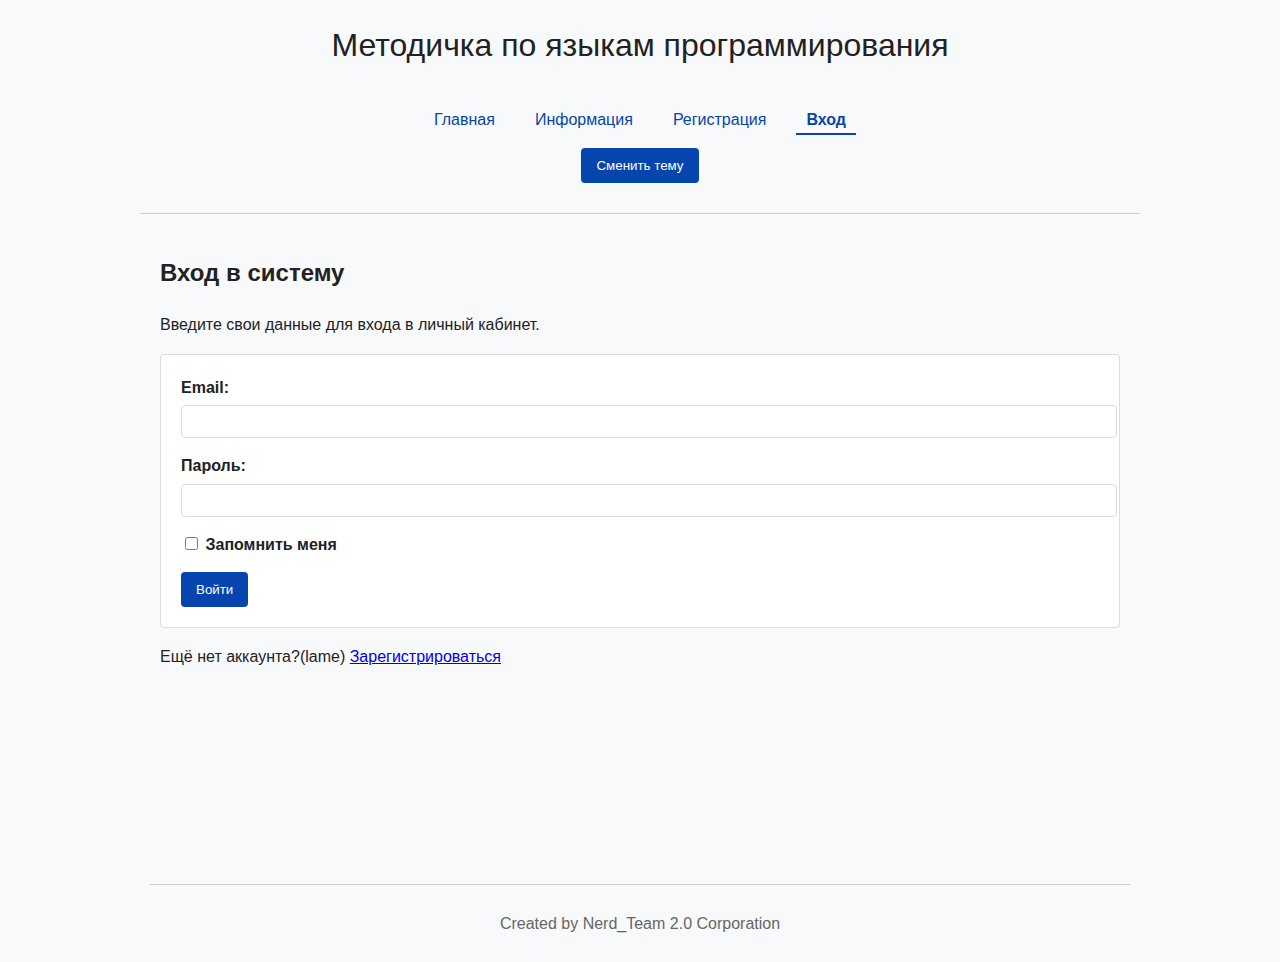
<file: login.html>
<!DOCTYPE html>
<html lang="ru">
  <head>
    <meta charset="UTF-8" />
    <meta name="viewport" content="width=device-width, initial-scale=1.0" />
    <title>Вход | Методичка по языкам программирования</title>
    <link rel="stylesheet" href="style.css" />
  </head>
  <body>
    <header>
      <h1>Методичка по языкам программирования</h1>
      <nav>
        <ul>
          <li><a href="index.html">Главная</a></li>
          <li><a href="info.html">Информация</a></li>
          <li><a href="regist.html">Регистрация</a></li>
          <li><a href="login.html" class="active">Вход</a></li>
        </ul>
      </nav>
      <button id="themeToggle">Сменить тему</button>
    </header>

    <main>
      <section>
        <h2>Вход в систему</h2>
        <p>Введите свои данные для входа в личный кабинет.</p>

        <form id="loginForm">
          <div class="form-group">
            <label for="loginEmail">Email:</label>
            <input type="email" id="loginEmail" name="loginEmail" required />
          </div>

          <div class="form-group">
            <label for="loginPassword">Пароль:</label>
            <input
              type="password"
              id="loginPassword"
              name="loginPassword"
              required
            />
          </div>

          <div class="form-group">
            <input type="checkbox" id="rememberMe" name="rememberMe" />
            <label for="rememberMe" style="display: inline"
              >Запомнить меня</label
            >
          </div>

          <button type="submit" id="loginBtn">Войти</button>
        </form>

        <div id="loginMessage" class="hidden"></div>

        <p>
          Ещё нет аккаунта?(lame) <a href="regist.html">Зарегистрироваться</a>
        </p>
      </section>
    </main>

    <footer>
      <p>Created by Nerd_Team 2.0 Corporation</p>
    </footer>

    <script src="users.js"></script>
    <script src="script.js"></script>
  </body>
</html>
</file>
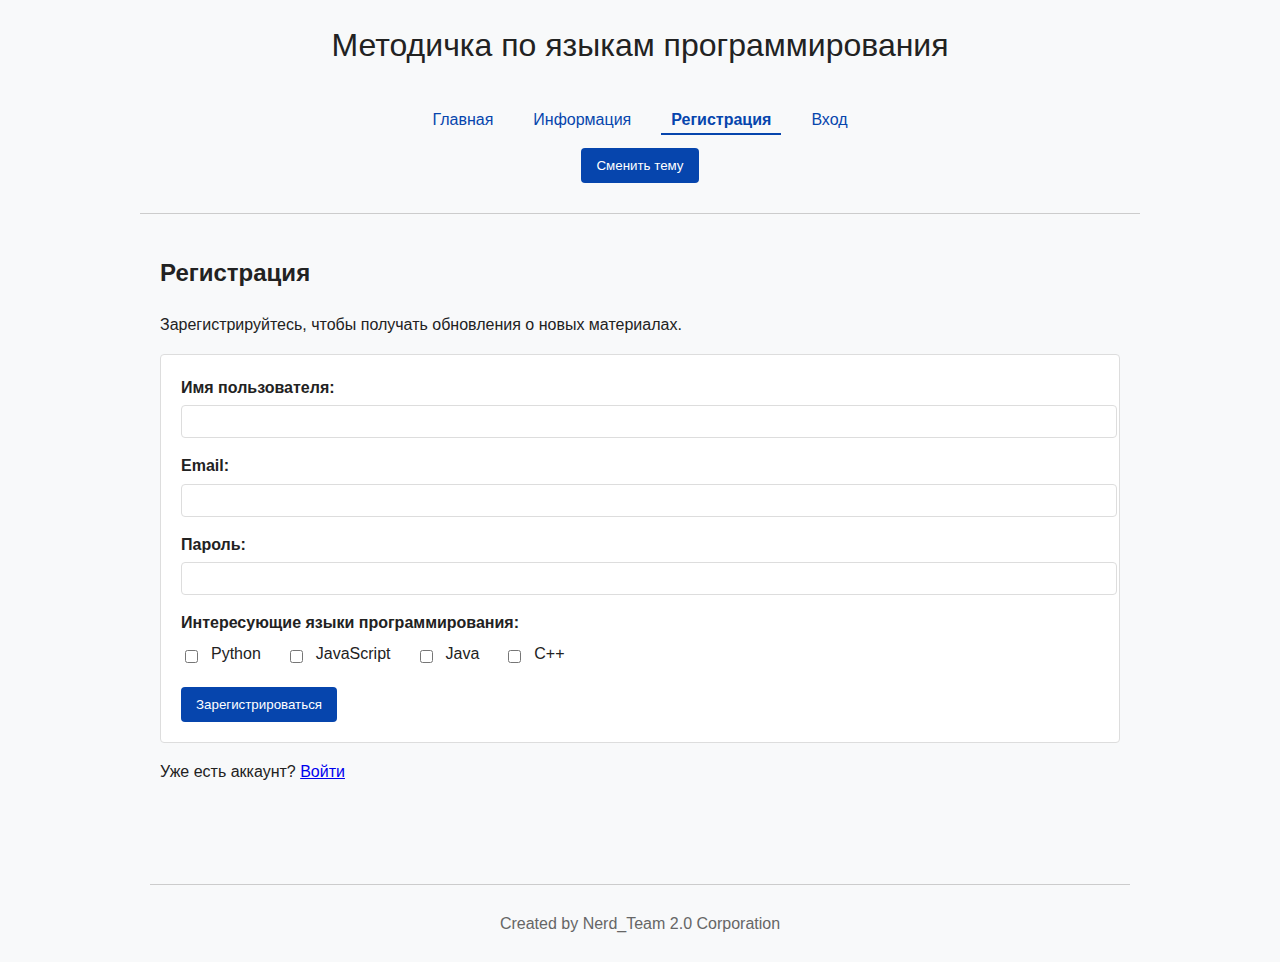
<file: regist.html>
<!DOCTYPE html>
<html lang="ru">
  <head>
    <meta charset="UTF-8" />
    <meta name="viewport" content="width=device-width, initial-scale=1.0" />
    <title>Регистрация | Методичка по языкам программирования</title>
    <link rel="stylesheet" href="style.css" />
  </head>
  <body>
    <header>
      <h1>Методичка по языкам программирования</h1>
      <nav>
        <ul>
          <li><a href="index.html">Главная</a></li>
          <li><a href="info.html">Информация</a></li>
          <li><a href="regist.html" class="active">Регистрация</a></li>
          <li><a href="login.html">Вход</a></li>
        </ul>
      </nav>
      <button id="themeToggle">Сменить тему</button>
    </header>

    <main>
      <section>
        <h2>Регистрация</h2>
        <p>Зарегистрируйтесь, чтобы получать обновления о новых материалах.</p>

        <form id="registForm">
          <div class="form-group">
            <label for="username">Имя пользователя:</label>
            <input type="text" id="username" name="username" required />
          </div>

          <div class="form-group">
            <label for="email">Email:</label>
            <input type="email" id="email" name="email" required />
          </div>

          <div class="form-group">
            <label for="password">Пароль:</label>
            <input type="password" id="password" name="password" required />
          </div>

          <div class="form-group">
            <label>Интересующие языки программирования:</label>
            <div class="checkbox-group">
              <input
                type="checkbox"
                id="python"
                name="languages"
                value="python"
              />
              <label for="python">Python</label>

              <input
                type="checkbox"
                id="javascript"
                name="languages"
                value="javascript"
              />
              <label for="javascript">JavaScript</label>

              <input type="checkbox" id="java" name="languages" value="java" />
              <label for="java">Java</label>

              <input type="checkbox" id="cpp" name="languages" value="cpp" />
              <label for="cpp">C++</label>
            </div>
          </div>

          <button type="submit" id="submitBtn">Зарегистрироваться</button>
        </form>

        <div id="registrationMessage" class="hidden"></div>
        <p>Уже есть аккаунт? <a href="login.html">Войти</a></p>
      </section>
    </main>

    <footer>
      <p>Created by Nerd_Team 2.0 Corporation</p>
    </footer>

    <script src="script.js"></script>
    <script src="users.js"></script>
  </body>
</html>
</file>
<file: style.css>
/* Основные стили в стиле Wikipedia */
body {
  font-family: "Liberation Sans", Arial, sans-serif;
  line-height: 1.6;
  margin: 0;
  padding: 0;
  color: #222;
  background-color: #f8f9fa;
  transition: background-color 0.3s, color 0.3s;
}

/* Темная тема */
body.dark-theme {
  background-color: #222;
  color: #eee;
}

body.dark-theme a {
  color: #8cb3ff;
}

body.dark-theme .language-info,
body.dark-theme form {
  background-color: #333;
  border-color: #555;
}

/* Контейнер */
header,
main,
footer {
  max-width: 960px;
  margin: 0 auto;
  padding: 20px;
}

/* Шапка */
header {
  border-bottom: 1px solid #ccc;
  display: flex;
  flex-direction: column;
  align-items: center;
}

h1 {
  margin: 0 0 20px 0;
  font-size: 2em;
  font-weight: normal;
}

/* Навигация */
nav ul {
  list-style: none;
  padding: 0;
  display: flex;
  gap: 20px;
  margin-bottom: 15px;
}

nav a {
  text-decoration: none;
  color: #0645ad;
  padding: 5px 10px;
  transition: 1s;
}

nav a:hover {
  background-color: #0645ad;
  border-radius: 8px;
  color: white;
}

nav a.active {
  font-weight: bold;
  border-bottom: 2px solid #0645ad;
}

/* Основной контент */
main {
  min-height: 70vh;
}

/* Секции */
section {
  margin-bottom: 30px;
}

/* Блоки информации о языках */
.language-info {
  border: 1px solid #ddd;
  border-radius: 4px;
  margin-bottom: 20px;
  padding: 15px;
  background-color: #fff;
}

/* Формы */
form {
  background-color: #fff;
  padding: 20px;
  border: 1px solid #ddd;
  border-radius: 4px;
}

.form-group {
  margin-bottom: 15px;
}

label {
  display: block;
  margin-bottom: 5px;
  font-weight: bold;
}

input[type="text"],
input[type="email"],
input[type="password"] {
  width: 100%;
  padding: 8px;
  border: 1px solid #ddd;
  border-radius: 4px;
}

.checkbox-group {
  display: flex;
  flex-wrap: wrap;
  gap: 10px;
}

.checkbox-group label {
  font-weight: normal;
  margin-right: 15px;
}

button {
  background-color: #0645ad;
  color: white;
  border: none;
  padding: 10px 15px;
  border-radius: 4px;
  cursor: pointer;
}

button:hover {
  background-color: #0b0080;
}

/* Скрытые элементы */
.hidden {
  display: none;
}

/* Сообщение о регистрации */
#registrationMessage {
  margin-top: 20px;
  padding: 10px;
  border-radius: 4px;
}

#registrationMessage.success {
  background-color: #dff0d8;
  color: #3c763d;
  border: 1px solid #d6e9c6;
}

/* API контейнер */
.api-container {
  margin: 20px 0;
  padding: 15px;
  background-color: #f5f5f5;
  border-radius: 4px;
}

#currencyData {
  margin-top: 15px;
}

/* Подвал */
footer {
  text-align: center;
  border-top: 1px solid #ccc;
  padding: 10px;
  color: #666;
}

/* Кнопка смены темы */
#themeToggle {
  margin-bottom: 10px;
}

/* Стили для дополнительной информации */
.more-info {
  margin-top: 10px;
  padding: 10px;
  background-color: #f9f9f9;
  border-left: 3px solid #0645ad;
}

.dark-theme .more-info {
  background-color: #333;
  border-left: 3px solid #8cb3ff;
}

pre {
  background-color: #f5f5f5;
  padding: 10px;
  border-radius: 4px;
  overflow-x: auto;
}

.dark-theme pre {
  background-color: #444;
}
</file>
